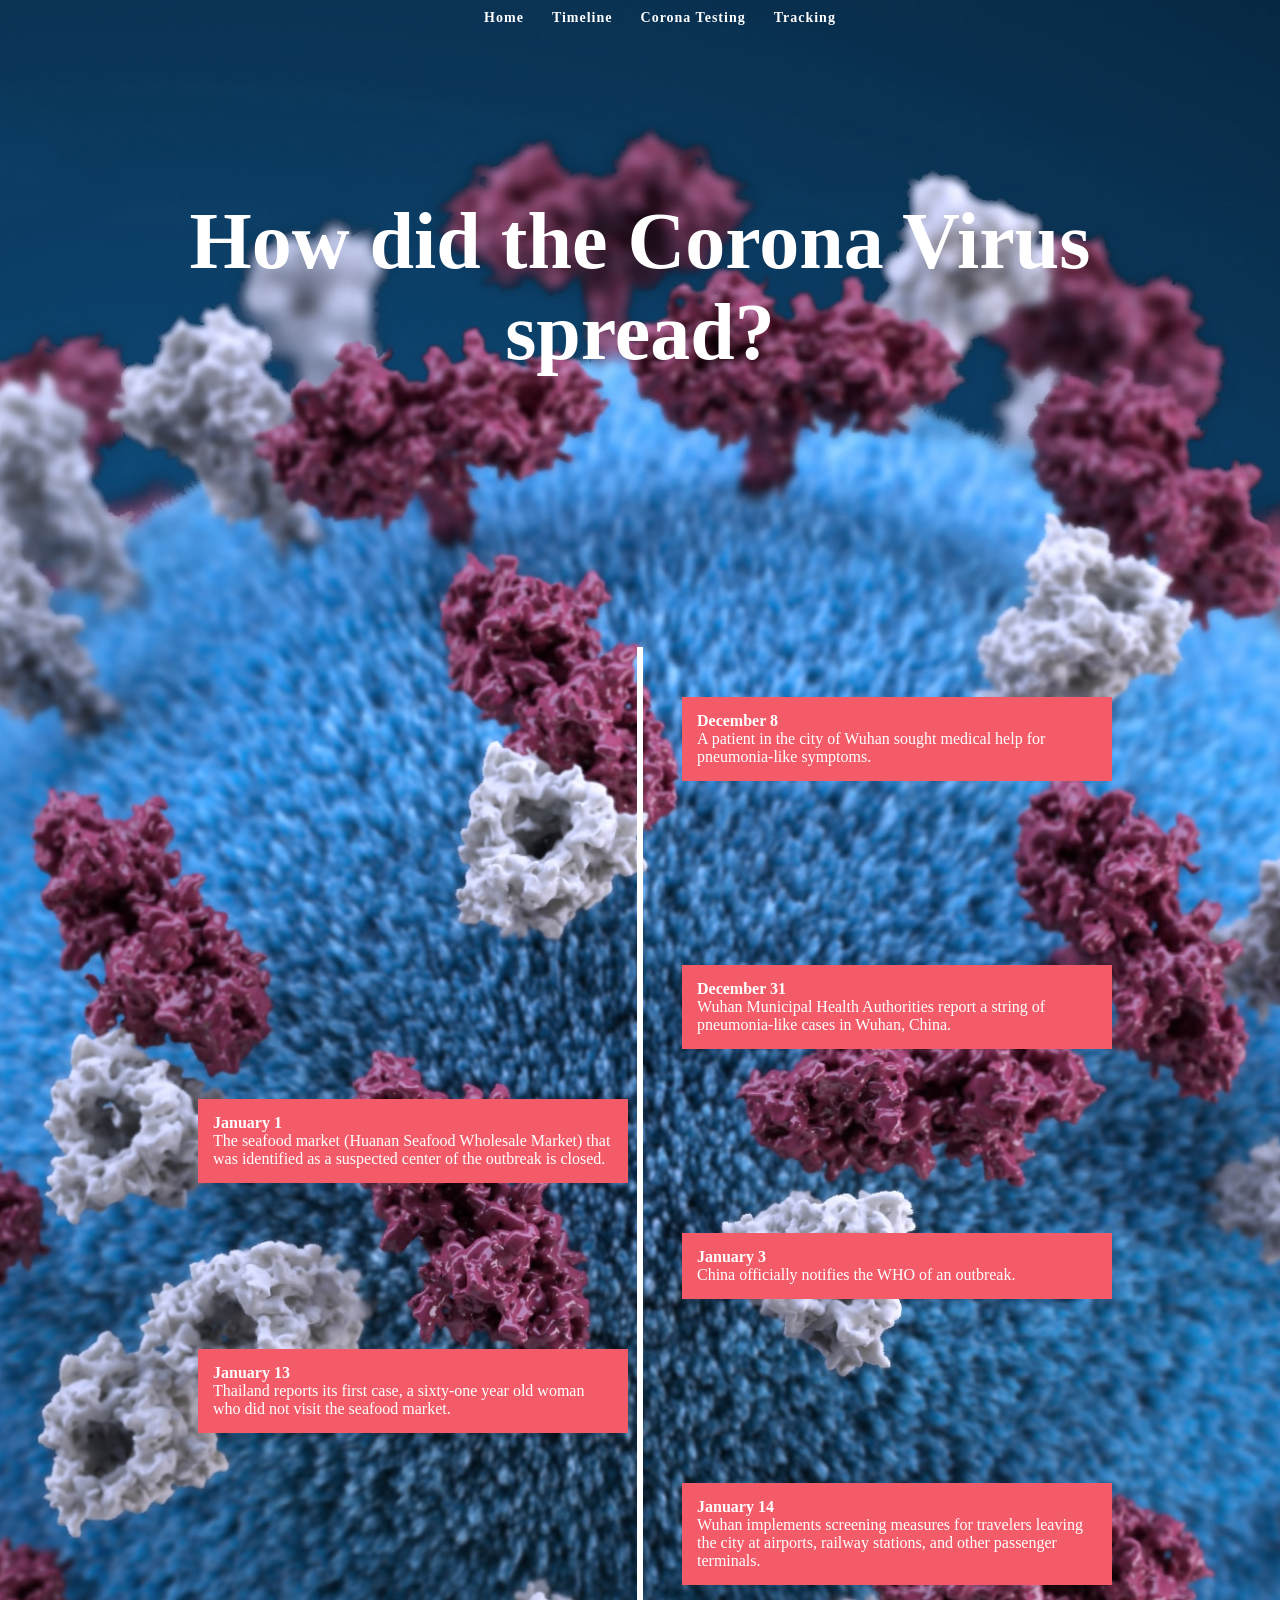
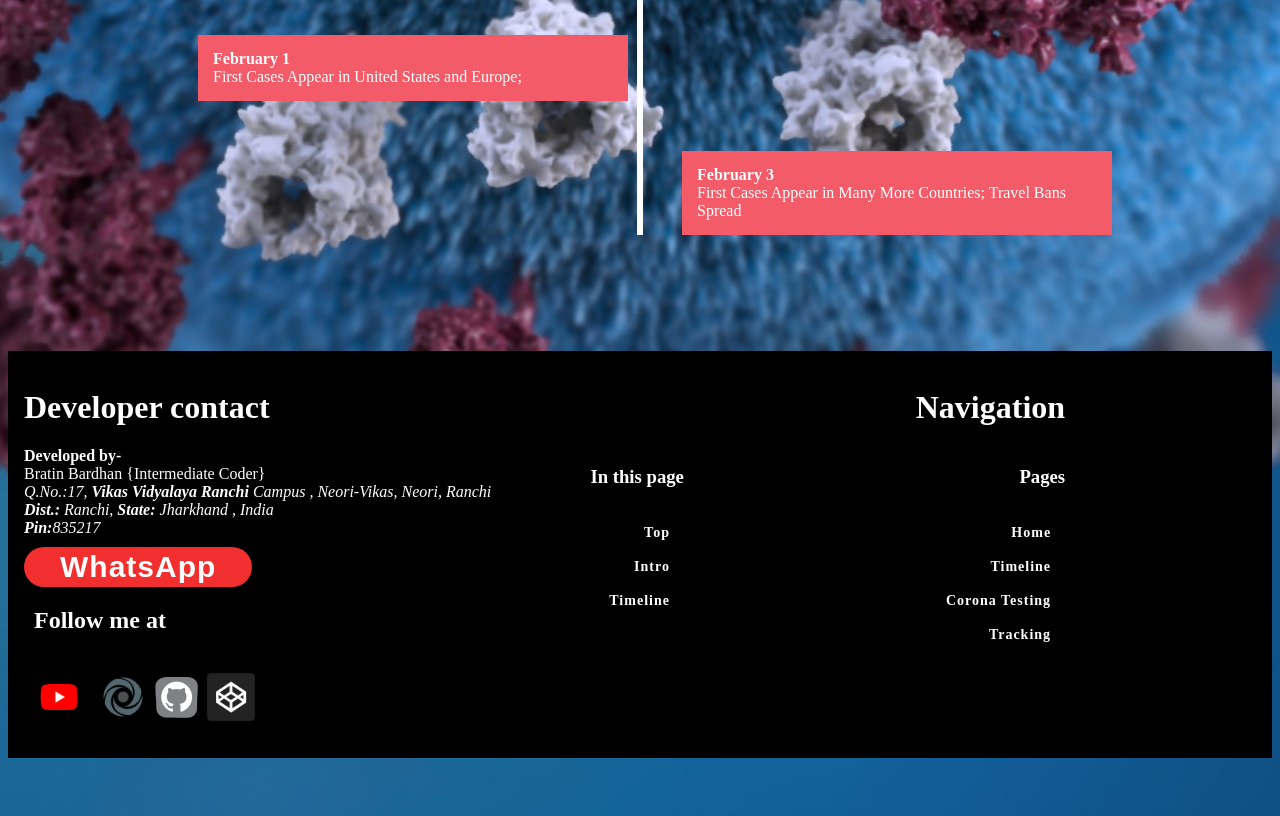
<file: timeline.html>
<html>
    <head>
        <link rel="stylesheet" href="timeline.css">
        <title>Corona Timeline</title>
    </head>
    <body>
        <div id="navbar" id="top>
            <div class="container">
                <ul>
                    <li><a href="index.html">Home</a></li>
                    <li><a href="timeline.html">Timeline</a></li>
                    <li><a href="coronatesting.html">Corona Testing</a></li>
                    <li><a href="https://covid19india.org/">Tracking</a></li>
                </ul>
            </div>
        </div>
        <div class="intro" id="intro">
            <div class="container">
                <h1>How did the Corona Virus spread?</h1>
            </div>
        </div>
        <div class="timeline" id="timeline">
            <ul>
                <li>
                    <div>
                        <time>December 8</time><br>
                        A patient in the city of Wuhan sought medical help for pneumonia-like symptoms.
                    </div>
                </li>
                <li> 
                    <div> 
                        <time>December 29</time><br>
                        Local hospitals in Hubei report the first four cases of a “pneumonia of unknown etiology.” 
                    </div> 
                </li> 
                <li> 
                    <div>
                        <time>December 31</time><br>
                        Wuhan Municipal Health Authorities report a string of pneumonia-like cases in Wuhan, China. 
                    </div> 
                </li>
                <li> 
                    <div> 
                        <time>January 1</time><br>
                        The seafood market (Huanan Seafood Wholesale Market) that was identified as a suspected center of the outbreak is closed. 
                    </div> 
                </li>
                <li> 
                    <div>
                        <time>January 3</time><br>
                        China officially notifies the WHO of an outbreak. 
                    </div> 
                </li> 
                <li> 
                    <div> 
                        <time>January 13</time> <br>
                        Thailand reports its first case, a sixty-one year old woman who did not visit the seafood market. 
                    </div> 
                </li> 
                <li> 
                    <div>
                        <time>January 14</time> <br>
                        Wuhan implements screening measures for travelers leaving the city at airports, railway stations, and other passenger terminals. 
                    </div> 
                </li> 
                <li> 
                    <div> 
                        <time>February 1</time><br>
                        First Cases Appear in United States and Europe; 
                    </div> 
                </li>
                <li> 
                    <div>
                        <time>February 3</time><br>
                        First Cases Appear in Many More Countries; Travel Bans Spread 
                    </div> 
                </li>
            </ul>
        </div>
            <script src="script.js"></script>
        </body>

        <footer>
        <div class="footer">
            <div class="flex-child" style="display: flex;">
                <div style="padding-left: 1rem;">
                    <h1>Developer contact</h1>
                    <b>Developed by-</b><br> Bratin Bardhan {Intermediate Coder}<br>
                    <address>Q.No.:17, <b>Vikas Vidyalaya Ranchi</b> Campus , Neori-Vikas, Neori, Ranchi<br><b>Dist.: </b>Ranchi, <b>State: </b> Jharkhand , India <br><b>Pin:</b>835217</address>
                    <button id="whatsapp"><a href="https://wa.me/917908662538">WhatsApp</a></button>
                    <h2 style="padding-left: 10px;"><b>Follow me at</b></h2><br>
                        <div>
                            <a href="https://www.youtube.com/channel/UCIh2CoiryPgtIgEGmCSvx0w"><img src="1200px-YouTube_logo.png" alt="Youtube" height="50"></a>
                            <a href="#"><img src="1024px-Repl.it_logo.svg.png" alt="Repl" height="50"></a>
                            <a href="#"><img src="gthb.png" alt="Github" height="50"></a>
                            <a href="#"><img src="cdpn.jfif" alt="Codepen" height="50"></a>
                            <!--<a href="mailto:bratinbardhan@gmail.com"><img src="gmail.png" alt="Gmail" width="50"></a>-->
                        </div>
                </div>
                <div id="container_3">
                    <h1 style="padding-left: 15rem;"><b>Navigation</b></h1>
                    <div style="display: flex;">
                        <div style="padding-left: 4rem;">
                            <h3><b>In this page</b></h3>
                            <ul>
                                <li><a href="#top">Top</a></li>
                                <li><a href="#intro">Intro</a></li>
                                <li><a href="#timeline">Timeline</a></li>
                            </ul>
                        </div>
                        <div style="padding-left: 13rem;">
                            <h3><b>Pages</b></h3>
                            <ul>
                                <li><a href="index.html">Home</a></li>
                                <li><a href="timeline.html">Timeline</a></li>
                                <li><a href="coronatesting.html">Corona Testing</a></li>
                                <li><a href="https://covid19india.org/">Tracking</a></li>
                            </ul>
                        </div>
                    </div>
                </div>
            </div>
        </footer>
</html>
</file>
<file: timeline.css>
#navbar ul{
    display:flex;
    justify-content:center;
    align-content:center;
}
#navbar ul li{
    list-style: none;
}
#navbar ul li a{
    color: white;
    font-weight: bold;
    text-decoration: none;
    text-transform: capitalize;
    font-size: 0.875em;
    padding: 1em;
    letter-spacing: 1px;
    white-space: nowrap;
    /*transition: border-bottom 2s;*/
}
#navbar ul li a:hover{
    border-bottom: 3px solid;
    background-color: rgba(206, 170, 170, 0.267);
    text-transform: uppercase;
}
body{
    background: url("timelinebg.jpeg") no-repeat center;
    background-size: cover;
    font:normal "Helvetica Neue";
    color:white;
    overflow-x: hidden;
    padding-bottom: 50px;
}
.intro{
    padding:100px 0;
}
.container{
    width:90%;
    max-width: 1200px;
    margin: 0 auto;
    text-align: center;
}
.container h1{
    font-size: 5rem;
}
.timeline ul{
    list-style-type: none;
    padding:100px 0;
}
.timeline ul li{
    position: relative;
    background:white;
    width: 6px;
    margin: 0 auto;
    padding-top: 50px;
}
.timeline ul li div{
    position: relative;
    bottom: 0;
    width: 400px;
    padding:15px;
    background-color: #F45B69;
    visibility: hidden;
    opacity: 0;
    transition: all 2s ease-in-out;
}
.timeline ul li:nth-child(odd) div{
    left:45px;
    transform: translate(150px);
}
.timeline ul li:nth-child(even) div{
    left: -439px;
    transform: translate(-150px);
}
.flex-child{
    padding-top: 1rem;
    padding-bottom: 2rem;
    color: white;
    font-size:1rem;
    font-family: /*'Gill Sans MT', */Calibri/*, 'Trebuchet MS', sans-serif;*/
}
.timeline ul li.in-view div{
    transform: none;
    visibility: visible;
    opacity: 1;
}



/*footer part*/
.footer{
    background-color: black;
    display: flex;
}
#container_3 ul li a:hover{
    border-right: 3px solid;
    background-color: rgba(206, 170, 170, 0.267);
    text-transform: uppercase;
}
#container_3 ul li{
    padding-top:1rem;
}
#container_3{
    text-align: right;
}
#whatsapp a{
    color: white;
    font-weight: bold;
    text-decoration: none;
    text-transform: capitalize;
    padding: 1em;
    letter-spacing: 1px;
    white-space: nowrap;
    /*transition: border-bottom 2s;*/
}
#whatsapp a:hover{
    color:rgb(241, 47, 47) ;
}
#whatsapp{
    margin-top: 10px;
    background-color: rgb(241, 47, 47);
    color: white;
    padding-top: 3px;
    padding-bottom: 3px;
    border:none;
    font-size: 30px;
    border-radius: 20rem;
}
#whatsapp:hover{
    background-color:white /* rgb(252, 73, 73)*/;
    color: rgb(241, 47, 47)/* white*/;
    font-weight: bold;
    text-decoration: none;
    text-transform: capitalize;
    white-space: nowrap;
    /*transition: border-bottom 2s;*/
}
#container_3 ul li{
    list-style: none;
}
#container_3 ul li a{
    color: white;
    font-weight: bold;
    text-decoration: none;
    text-transform: capitalize;
    font-size: 0.875em;
    padding: 1em;
    letter-spacing: 1px;
    white-space: nowrap;
    /*transition: border-bottom 2s;*/
}
.timeline ul li div time{
    font-weight: bold;
}
</file>
